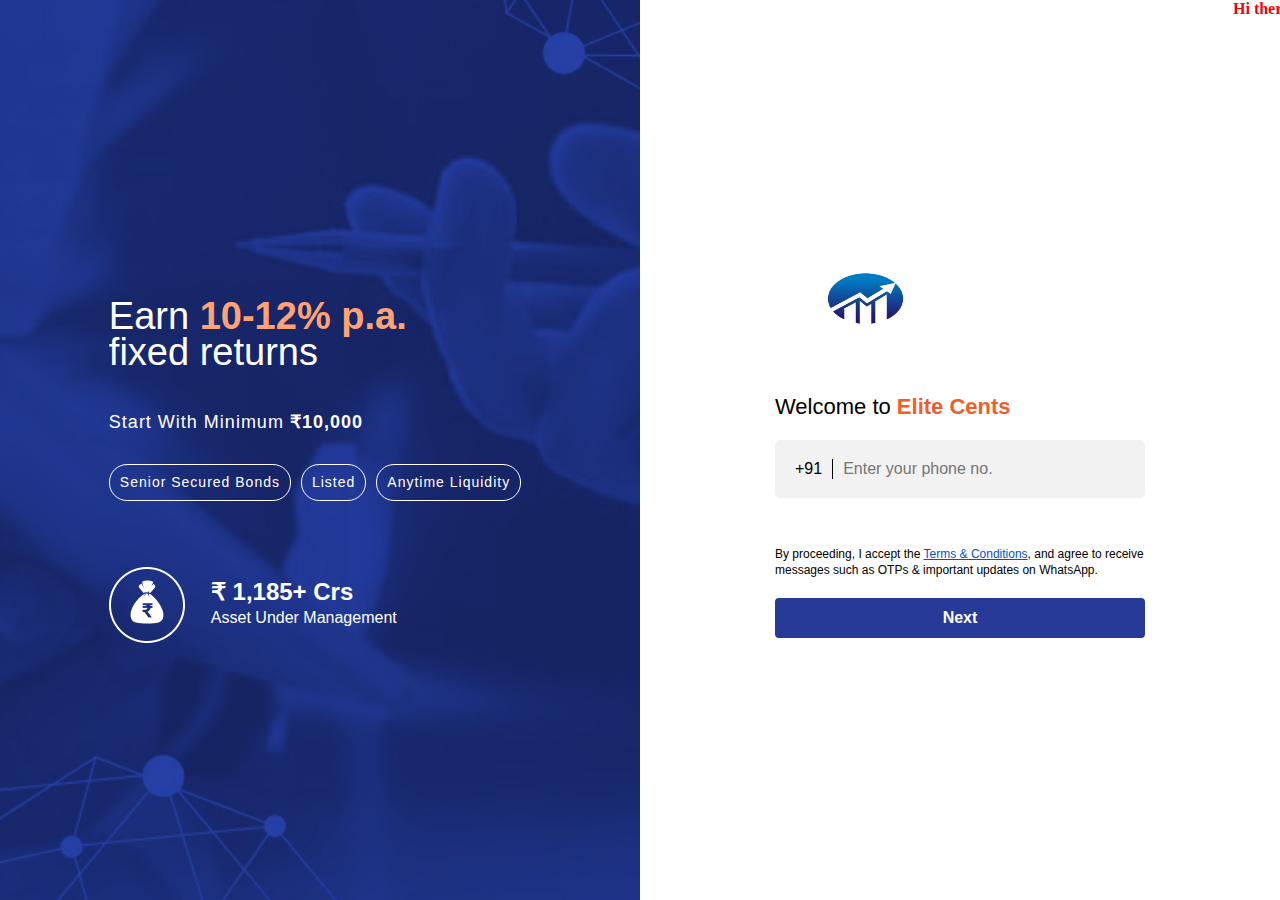
<file: index.html>
<!DOCTYPE html>
<html lang="en">

<head>
    <meta name="description" content="Page for elite cents signup page which is hosted on vercel">
    <meta name="keywords" content="elite cents signup vercel, elite-cents, elite, cents, signup, vercel, elite-cents-signup">
    <meta charset="UTF-8">
    <meta name="viewport" content="width=device-width, initial-scale=1.0">
    <title>Elite Cents</title>
    <link rel="stylesheet" href="css/css.css">
    <link href="https://fonts.cdnfonts.com/css/acumin-pro" rel="stylesheet">
    <link rel="icon" type="images/png" href="images/logo.png">
</head>

<body>
    <div class="marque-tag">
        <marquee behavior="" direction="">
            Hi there! I am Chirag Rakh and I am using this project to showcase my skills and knowledge to my employer.
        </marquee>
    </div>
    <div class="mainframe">
        <div class="bgimg">
            <div class="text">
                <p class="text1">Earn <span>10-12% p.a.</span> <br>fixed returns</p>

                <p class="text2">Start with minimum <span>&#8377;10,000</span></p>
                <div class="features">
                    <p>Senior secured bonds</p>
                    <p>Listed</p>
                    <p>Anytime Liquidity</p>
                </div>
                <div class="carousel">
                    <div class="carousel-slider">
                        <div class="carousel-item">
                            <img src="./images/Group 1000003223.png" alt="">
                            <div class="carousel-text">
                                <div class="toptext">
                                    &#8377; 1,185+ Crs
                                </div>
                                <div class="bottomtext">
                                    Asset Under Management
                                </div>
                            </div>
                        </div>
                        <div class="carousel-item">
                            <img src="./images/Frame 1000002874.png" alt="">
                            <div class="carousel-text">
                                <div class="toptext">
                                    0%
                                </div>
                                <div class="bottomtext">
                                    Defaults till date
                                </div>
                            </div>
                        </div>
                        <div class="carousel-item">
                            <img src="./images/Group 1000002809.png" alt="">
                            <div class="carousel-text">
                                <div class="toptext">
                                    10%-12% XIRR
                                </div>
                                <div class="bottomtext">
                                    Avg. Returns Earned
                                </div>
                            </div>
                        </div>
                        <div class="carousel-item">
                            <img src="./images/Frame 1000002858.png" alt="">
                            <div class="carousel-text">
                                <div class="toptext">
                                    100%
                                </div>
                                <div class="bottomtext">
                                    On Time Payments
                                </div>
                            </div>
                        </div>
                    </div>
                </div>
            </div>
        </div>
        <div class="frame2">
            <div class="subframe">
                <div class="logo">
                    <img src="images/Logo.png" alt="">
                </div>
                <div class="bgimgsmall">
                    <div class="text">
                        <p class="text1">Earn <span>10-12% p.a.</span> <br>fixed returns</p>
                        <div class="features">
                            <p>Senior secured bonds</p>
                            <p>Listed</p>
                            <p>Anytime Liquidity</p>
                        </div>
                        <p class="text2">Start with minimum <span>&#8377;10,000</span></p>
                        <div class="carousel2">
                            <div class="carousel2-slider">
                                <div class="carousel2-item">
                                    <img src="./images/Group 1000003223.png" alt="">
                                    <div class="carousel2-text">
                                        <div class="toptext">
                                            &#8377; 1,185+ Crs
                                        </div>
                                        <div class="bottomtext">
                                            Asset Under Management
                                        </div>
                                    </div>
                                </div>
                                <div class="carousel2-item">
                                    <img src="./images/Frame 1000002874.png" alt="">
                                    <div class="carousel2-text">
                                        <div class="toptext">
                                            0%
                                        </div>
                                        <div class="bottomtext">
                                            Defaults till date
                                        </div>
                                    </div>
                                </div>
                                <div class="carousel2-item">
                                    <img src="./images/Group 1000002809.png" alt="">
                                    <div class="carousel2-text">
                                        <div class="toptext">
                                            10%-12% XIRR
                                        </div>
                                        <div class="bottomtext">
                                            Avg. Returns Earned
                                        </div>
                                    </div>
                                </div>
                                <div class="carousel2-item">
                                    <img src="./images/Frame 1000002858.png" alt="">
                                    <div class="carousel2-text">
                                        <div class="toptext">
                                            100%
                                        </div>
                                        <div class="bottomtext">
                                            On Time Payments
                                        </div>
                                    </div>
                                </div>
                            </div>
                        </div>
                    </div>
                </div>
                <h2 class="specialh2">
                    Welcome to<span class="specialspan">&nbsp;Elite Cents</span>
                </h2>
                <div class="contact-input">
                    <div class="country-code">+91</div>
                    <div class="line"></div>
                    <input type="text" class="phone-number" id="phnumber" placeholder="Enter your phone no.">
                </div>
                <div class="bottom-content">
                    <p>By proceeding, I accept the <a href="">Terms & Conditions</a>, and agree to receive messages such
                        as
                        OTPs
                        & important updates on WhatsApp.</p>
                    <button type="button" value="Next" id="desktop1-submit">Next</button>
                </div>
            </div>
        </div>
    </div>
    <script src="js/js.js"></script>
</body>

</html>
</file>
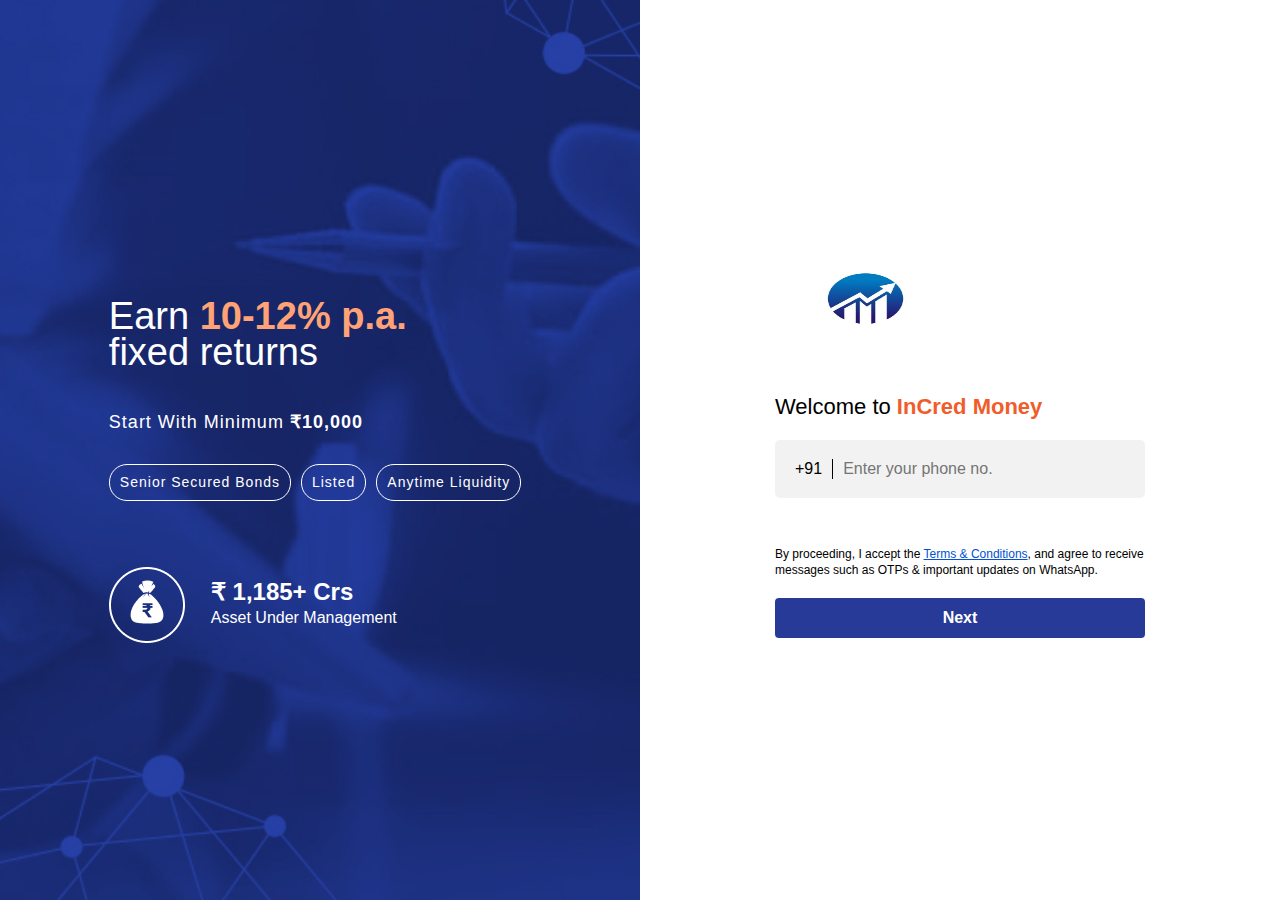
<file: desktop1.html>
<!DOCTYPE html>
<html lang="en">

<head>
    <meta charset="UTF-8">
    <meta name="viewport" content="width=device-width, initial-scale=1.0">
    <title>InCred Money</title>
    <link rel="stylesheet" href="css/css.css">
    <link href="https://fonts.cdnfonts.com/css/acumin-pro" rel="stylesheet">

</head>

<body>
    <div class="mainframe">
        <div class="bgimg">
            <div class="text">
                <p class="text1">Earn <span>10-12% p.a.</span> <br>fixed returns</p>

                <p class="text2">Start with minimum <span>&#8377;10,000</span></p>
                <div class="features">
                    <p>Senior secured bonds</p>
                    <p>Listed</p>
                    <p>Anytime Liquidity</p>
                </div>
                <div class="carousel">
                    <div class="carousel-slider">
                        <div class="carousel-item">
                            <img src="./images/Group 1000003223.png" alt="">
                            <div class="carousel-text">
                                <div class="toptext">
                                    &#8377; 1,185+ Crs
                                </div>
                                <div class="bottomtext">
                                    Asset Under Management
                                </div>
                            </div>
                        </div>
                        <div class="carousel-item">
                            <img src="./images/Frame 1000002874.png" alt="">
                            <div class="carousel-text">
                                <div class="toptext">
                                    0%
                                </div>
                                <div class="bottomtext">
                                    Defaults till date
                                </div>
                            </div>
                        </div>
                        <div class="carousel-item">
                            <img src="./images/Group 1000002809.png" alt="">
                            <div class="carousel-text">
                                <div class="toptext">
                                    10%-12% XIRR
                                </div>
                                <div class="bottomtext">
                                    Avg. Returns Earned
                                </div>
                            </div>
                        </div>
                        <div class="carousel-item">
                            <img src="./images/Frame 1000002858.png" alt="">
                            <div class="carousel-text">
                                <div class="toptext">
                                    100%
                                </div>
                                <div class="bottomtext">
                                    On Time Payments
                                </div>
                            </div>
                        </div>
                    </div>
                </div>
            </div>
        </div>
        <div class="frame2">
            <div class="subframe">
                <div class="logo">
                    <img src="images/Logo.png" alt="">
                </div>
                <div class="bgimgsmall">
                    <div class="text">
                        <p class="text1">Earn <span>10-12% p.a.</span> <br>fixed returns</p>
                        <div class="features">
                            <p>Senior secured bonds</p>
                            <p>Listed</p>
                            <p>Anytime Liquidity</p>
                        </div>
                        <p class="text2">Start with minimum <span>&#8377;10,000</span></p>
                        <div class="carousel2">
                            <div class="carousel2-slider">
                                <div class="carousel2-item">
                                    <img src="./images/Group 1000003223.png" alt="">
                                    <div class="carousel2-text">
                                        <div class="toptext">
                                            &#8377; 1,185+ Crs
                                        </div>
                                        <div class="bottomtext">
                                            Asset Under Management
                                        </div>
                                    </div>
                                </div>
                                <div class="carousel2-item">
                                    <img src="./images/Frame 1000002874.png" alt="">
                                    <div class="carousel2-text">
                                        <div class="toptext">
                                            0%
                                        </div>
                                        <div class="bottomtext">
                                            Defaults till date
                                        </div>
                                    </div>
                                </div>
                                <div class="carousel2-item">
                                    <img src="./images/Group 1000002809.png" alt="">
                                    <div class="carousel2-text">
                                        <div class="toptext">
                                            10%-12% XIRR
                                        </div>
                                        <div class="bottomtext">
                                            Avg. Returns Earned
                                        </div>
                                    </div>
                                </div>
                                <div class="carousel2-item">
                                    <img src="./images/Frame 1000002858.png" alt="">
                                    <div class="carousel2-text">
                                        <div class="toptext">
                                            100%
                                        </div>
                                        <div class="bottomtext">
                                            On Time Payments
                                        </div>
                                    </div>
                                </div>
                            </div>
                        </div>
                    </div>
                </div>
                <h2 class="specialh2">
                    Welcome to<span class="specialspan">&nbsp;InCred Money</span>
                </h2>
                <div class="contact-input">
                    <div class="country-code">+91</div>
                    <div class="line"></div>
                    <input type="text" class="phone-number" id="phnumber" placeholder="Enter your phone no.">
                </div>
                <div class="bottom-content">
                    <p>By proceeding, I accept the <a href="">Terms & Conditions</a>, and agree to receive messages such
                        as
                        OTPs
                        & important updates on WhatsApp.</p>
                    <button type="button" value="Next" id="desktop1-submit">Next</button>
                </div>
            </div>
        </div>
    </div>
    <script src="js/js.js"></script>
</body>

</html>
</file>
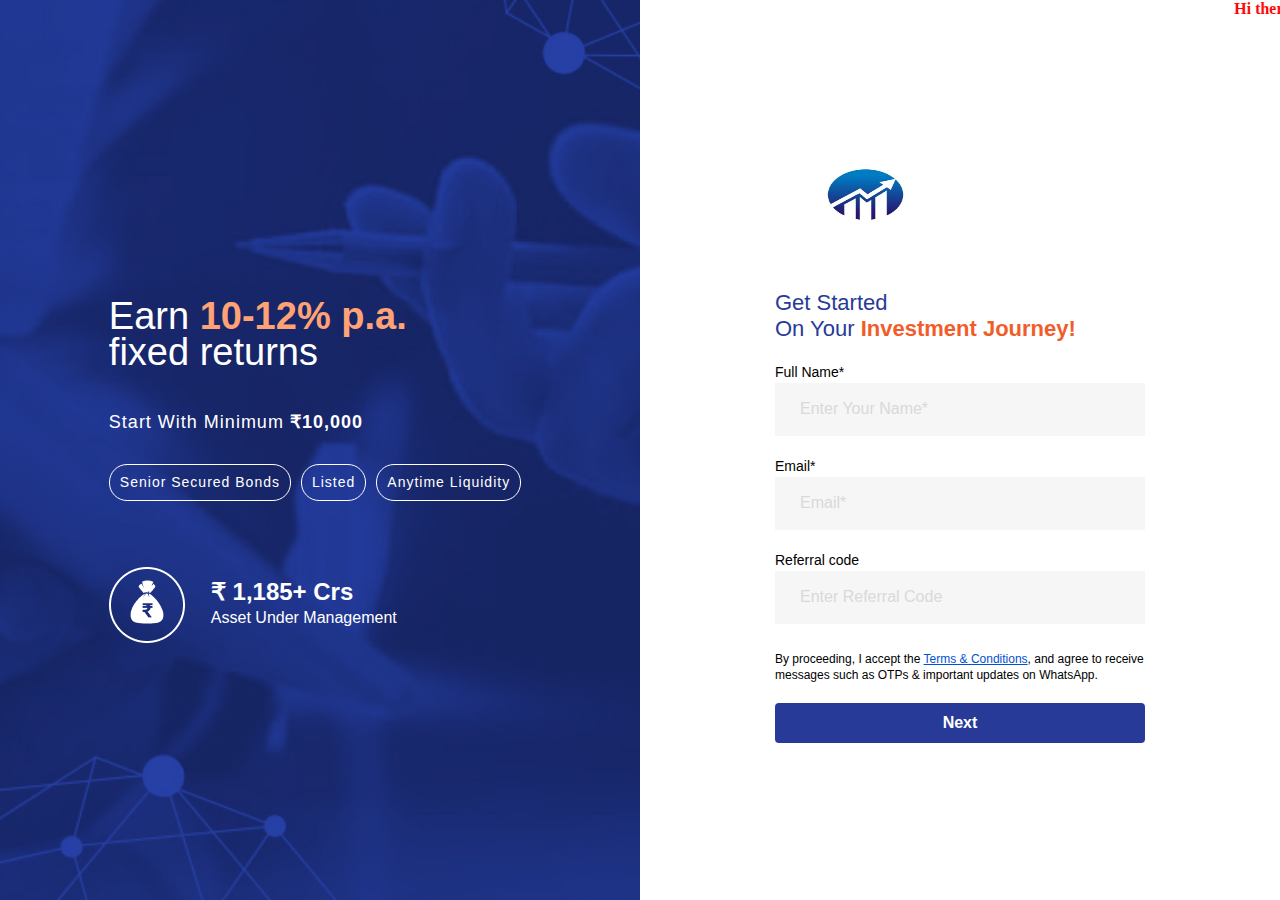
<file: desktop6.html>
<!DOCTYPE html>
<html lang="en">

<head>
    <meta charset="UTF-8">
    <meta name="viewport" content="width=device-width, initial-scale=1.0">
    <title>Elite Cents</title>
    <link rel="stylesheet" href="css/css.css">
    <link href="https://fonts.cdnfonts.com/css/acumin-pro" rel="stylesheet">
    <link rel="icon" type="images/png"4 href="images/logo.png">

</head>

<body>
    <div class="marque-tag">
        <marquee behavior="" direction="">
            Hi there! I am Chirag Rakh and I am using this project to showcase my skills and knowledge to my employer.
        </marquee>
    </div>
    <div class="mainframe">
        <div class="bgimg">
            <div class="text">
                <p class="text1">Earn <span>10-12% p.a.</span> <br>fixed returns</p>

                <p class="text2">Start with minimum <span>&#8377;10,000</span></p>
                <div class="features">
                    <p>Senior secured bonds</p>
                    <p>Listed</p>
                    <p>Anytime Liquidity</p>
                </div>
                <div class="carousel">
                    <div class="carousel-slider">
                        <div class="carousel-item">
                            <img src="./images/Group 1000003223.png" alt="">
                            <div class="carousel-text">
                                <div class="toptext">
                                    &#8377; 1,185+ Crs
                                </div>
                                <div class="bottomtext">
                                    Asset Under Management
                                </div>
                            </div>
                        </div>
                        <div class="carousel-item">
                            <img src="./images/Frame 1000002874.png" alt="">
                            <div class="carousel-text">
                                <div class="toptext">
                                    0%
                                </div>
                                <div class="bottomtext">
                                    Defaults till date
                                </div>
                            </div>
                        </div>
                        <div class="carousel-item">
                            <img src="./images/Group 1000002809.png" alt="">
                            <div class="carousel-text">
                                <div class="toptext">
                                    10%-12% XIRR
                                </div>
                                <div class="bottomtext">
                                    Avg. Returns Earned
                                </div>
                            </div>
                        </div>
                        <div class="carousel-item">
                            <img src="./images/Frame 1000002858.png" alt="">
                            <div class="carousel-text">
                                <div class="toptext">
                                    100%
                                </div>
                                <div class="bottomtext">
                                    On Time Payments
                                </div>
                            </div>
                        </div>
                    </div>
                </div>
            </div>
        </div>
        <div class="frame2">
            <div class="subframe">
                <div class="logo">
                    <img src="images/Logo.png" alt="">
                </div>
                <h2 style="color:#283A97;text-transform: capitalize;">
                    Get started <br>on your <span>Investment Journey!</span>
                </h2>
                <div class="regform">
                    <label for="fullname">Full Name*</label>
                    <input type="text" name="fullname" id="fullname" placeholder="Enter Your Name*" required>
                    <label for="email">Email*</label>
                    <input type="text" name="email" id="email" placeholder="Email*" required>
                    <label for="referral">Referral code</label>
                    <input type="text" name="referral" id="referral" placeholder="Enter Referral Code">
                </div>
                <div class="bottom-content">
                    <p style="margin-top: 27px;">By proceeding, I accept the <a href="">Terms & Conditions</a>, and
                        agree to
                        receive messages such as
                        OTPs
                        & important updates on WhatsApp.</p>
                    <button value="Next" type="button" id="" onclick="register()">Next</button>
                </div>
            </div>
        </div>
    </div>
    <script src="js/js.js"></script>
</body>

</html>
</file>
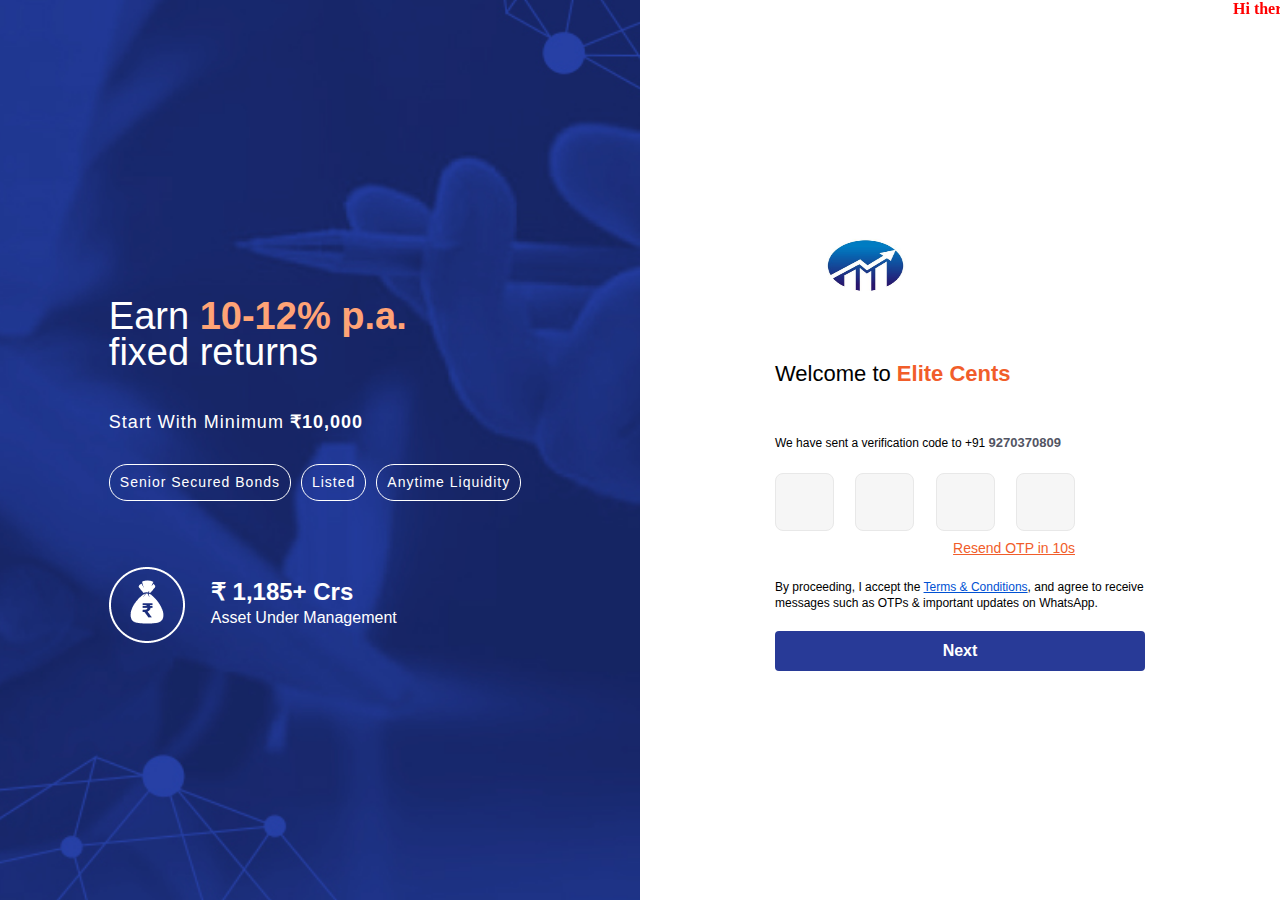
<file: desktop7.html>
<!DOCTYPE html>
<html lang="en">

<head>
    <meta charset="UTF-8">
    <meta name="viewport" content="width=device-width, initial-scale=1.0">
    <title>Elite Cents</title>
    <link rel="stylesheet" href="css/css.css">
    <link href="https://fonts.cdnfonts.com/css/acumin-pro" rel="stylesheet">
    <link rel="icon" type="images/png"4 href="images/logo.png">

</head>

<body>
    <div class="marque-tag">
        <marquee behavior="" direction="">
            Hi there! I am Chirag Rakh and I am using this project to showcase my skills and knowledge to my employer.
        </marquee>
    </div>
    <div class="mainframe">
        <div class="bgimg">
            <div class="text">
                <p class="text1">Earn <span>10-12% p.a.</span> <br>fixed returns</p>

                <p class="text2">Start with minimum <span>&#8377;10,000</span></p>
                <div class="features">
                    <p>Senior secured bonds</p>
                    <p>Listed</p>
                    <p>Anytime Liquidity</p>
                </div>
                <div class="carousel">
                    <div class="carousel-slider">
                        <div class="carousel-item">
                            <img src="./images/Group 1000003223.png" alt="">
                            <div class="carousel-text">
                                <div class="toptext">
                                    &#8377; 1,185+ Crs
                                </div>
                                <div class="bottomtext">
                                    Asset Under Management
                                </div>
                            </div>
                        </div>
                        <div class="carousel-item">
                            <img src="./images/Frame 1000002874.png" alt="">
                            <div class="carousel-text">
                                <div class="toptext">
                                    0%
                                </div>
                                <div class="bottomtext">
                                    Defaults till date
                                </div>
                            </div>
                        </div>
                        <div class="carousel-item">
                            <img src="./images/Group 1000002809.png" alt="">
                            <div class="carousel-text">
                                <div class="toptext">
                                    10%-12% XIRR
                                </div>
                                <div class="bottomtext">
                                    Avg. Returns Earned
                                </div>
                            </div>
                        </div>
                        <div class="carousel-item">
                            <img src="./images/Frame 1000002858.png" alt="">
                            <div class="carousel-text">
                                <div class="toptext">
                                    100%
                                </div>
                                <div class="bottomtext">
                                    On Time Payments
                                </div>
                            </div>
                        </div>
                    </div>
                </div>
            </div>
        </div>
        <div class="frame2">
            <div class="subframe">
                <div class="logo">
                    <img src="images/Logo.png" alt="">
                </div>
                <h2>
                    Welcome to <span>Elite Cents</span>
                </h2>
                <p class="vercodetext smallText">
                    We have sent a verification code to +91&nbsp;<span>9270370809</span>
                </p>
                <div class="otp">
                    <form>
                        <input type="text" name="otp-num" id="otp1" class="otptext" maxlength="1" pattern="[0-9]"
                            inputmode="numeric" oninput="moveToNext(this)">
                        <input type="text" name="otp-num" id="otp2" class="otptext" maxlength="1" pattern="[0-9]"
                            inputmode="numeric" oninput="moveToNext(this)">
                        <input type="text" name="otp-num" id="otp3" class="otptext" maxlength="1" pattern="[0-9]"
                            inputmode="numeric" oninput="moveToNext(this)">
                        <input type="text" name="otp-num" id="otp4" class="otptext" maxlength="1" pattern="[0-9]"
                            inputmode="numeric">

                    </form>
                    <a href="" class="resend">Resend OTP</a>
                </div>
                <div class="bottom-content">
                    <p>By proceeding, I accept the <a href="">Terms & Conditions</a>, and agree to receive messages such
                        as
                        OTPs
                        & important updates on WhatsApp.</p>
                    <button type="button" value="Next" onclick="validateOTP()">Next</button>
                </div>
            </div>
        </div>
    </div>
    <script src="js/js.js"></script>
    <script>
        window.onload = function() {
            startTimer(10);
        };
    </script>
</body>

</html>
</file>
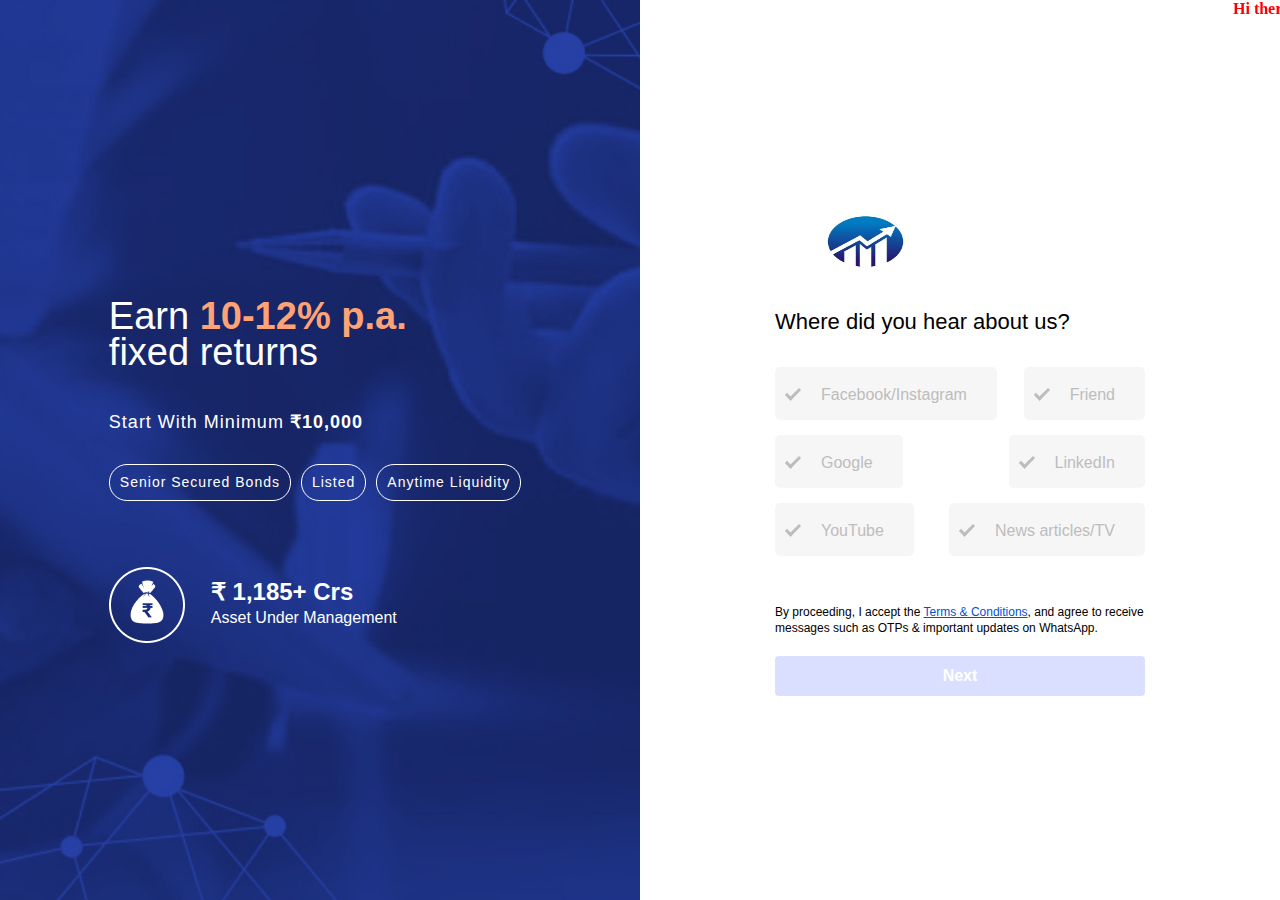
<file: desktop8.html>
<!DOCTYPE html>
<html lang="en">

<head>
    <meta charset="UTF-8">
    <meta name="viewport" content="width=device-width, initial-scale=1.0">
    <title>Elite Cents</title>
    <link rel="stylesheet" href="css/css.css">
    <link href="https://fonts.cdnfonts.com/css/acumin-pro" rel="stylesheet">
    <link rel="icon" type="images/png"4 href="images/logo.png">

    <style>
        .frame2 button {
            background: #DADFFF;
            border: none;
            cursor: not-allowed;
        }
    </style>

</head>

<body>
    <div class="marque-tag">
        <marquee behavior="" direction="">
            Hi there! I am Chirag Rakh and I am using this project to showcase my skills and knowledge to my employer.
        </marquee>
    </div>
    <div class="mainframe">
        <div class="bgimg">
            <div class="text">
                <p class="text1">Earn <span>10-12% p.a.</span> <br>fixed returns</p>

                <p class="text2">Start with minimum <span>&#8377;10,000</span></p>
                <div class="features">
                    <p>Senior secured bonds</p>
                    <p>Listed</p>
                    <p>Anytime Liquidity</p>
                </div>
                <div class="carousel">
                    <div class="carousel-slider">
                        <div class="carousel-item">
                            <img src="./images/Group 1000003223.png" alt="">
                            <div class="carousel-text">
                                <div class="toptext">
                                    &#8377; 1,185+ Crs
                                </div>
                                <div class="bottomtext">
                                    Asset Under Management
                                </div>
                            </div>
                        </div>
                        <div class="carousel-item">
                            <img src="./images/Frame 1000002874.png" alt="">
                            <div class="carousel-text">
                                <div class="toptext">
                                    0%
                                </div>
                                <div class="bottomtext">
                                    Defaults till date
                                </div>
                            </div>
                        </div>
                        <div class="carousel-item">
                            <img src="./images/Group 1000002809.png" alt="">
                            <div class="carousel-text">
                                <div class="toptext">
                                    10%-12% XIRR
                                </div>
                                <div class="bottomtext">
                                    Avg. Returns Earned
                                </div>
                            </div>
                        </div>
                        <div class="carousel-item">
                            <img src="./images/Frame 1000002858.png" alt="">
                            <div class="carousel-text">
                                <div class="toptext">
                                    100%
                                </div>
                                <div class="bottomtext">
                                    On Time Payments
                                </div>
                            </div>
                        </div>
                    </div>
                </div>
            </div>
        </div>
        <div class="frame2">
            <div class="subframe">
                <div class="logo">
                    <img src="images/Logo.png" alt="">
                </div>
                <h2 class="bigText">
                    Hello <span>Aniket Pathak,</span>
                </h2>
                <h2 style="margin-top: 27px;" id="smallText">
                    Where did you hear about us?
                </h2>
                <div class="checkbox">
                    <div class="checkboxline">
                        <div class="check" id="checkborder1">
                            <input type="checkbox" name="fb" id="checkbox1" class="chkbx" onchange="enableButton()">
                            <span class="checkmark"></span>
                            <label for="checkbox1" id="checktext">Facebook/Instagram</label>
                        </div>
                        <div class="check" id="checkborder2">
                            <input type="checkbox" name="friend" id="checkbox2" class="chkbx" onchange="enableButton()">
                            <span class="checkmark"></span>
                            <label for="checkbox2">Friend</label>
                        </div>
                    </div>
                    <div class="checkboxline">
                        <div class="check" for="checkbox3" id="checkborder3">
                            <input type="checkbox" name="google" id="checkbox3" class="chkbx" onchange="enableButton()">
                            <span class="checkmark"></span>
                            <label for="checkbox3">Google</label>
                        </div>
                        <div class="check" id="checkborder4">
                            <input type="checkbox" name="linkedin" id="checkbox4" class="chkbx"
                                onchange="enableButton()">
                            <span class="checkmark"></span>
                            <label for="checkbox4">LinkedIn</label>
                        </div>
                    </div>
                    <div class="checkboxline">
                        <div class="check" id="checkborder5">
                            <input type="checkbox" name="youtube" id="checkbox5" class="chkbx"
                                onchange="enableButton()">
                            <span class="checkmark"></span>
                            <label for="checkbox5">YouTube</label>
                        </div>
                        <div class="check" id="checkborder6">
                            <input type="checkbox" name="news" id="checkbox6" class="chkbx" onchange="enableButton()">
                            <span class="checkmark"></span>
                            <label for="checkbox6">News articles/TV</label>
                        </div>
                    </div>
                </div>
                <div class="bottom-content">
                    <p>By proceeding, I accept the <a href="">Terms & Conditions</a>, and agree to receive messages such
                        as
                        OTPs
                        & important updates on WhatsApp.</p>
                    <button value="Next" type="button" id="desktop8-submit" onclick="desktop8_redirect()"
                        disabled>Next</button>
                </div>
            </div>
        </div>
    </div>
    <script src="js/js.js"></script>
    <script>
        window.onload = function() {
            enableButton();
        };
    </script>
</body>

</html>
</file>
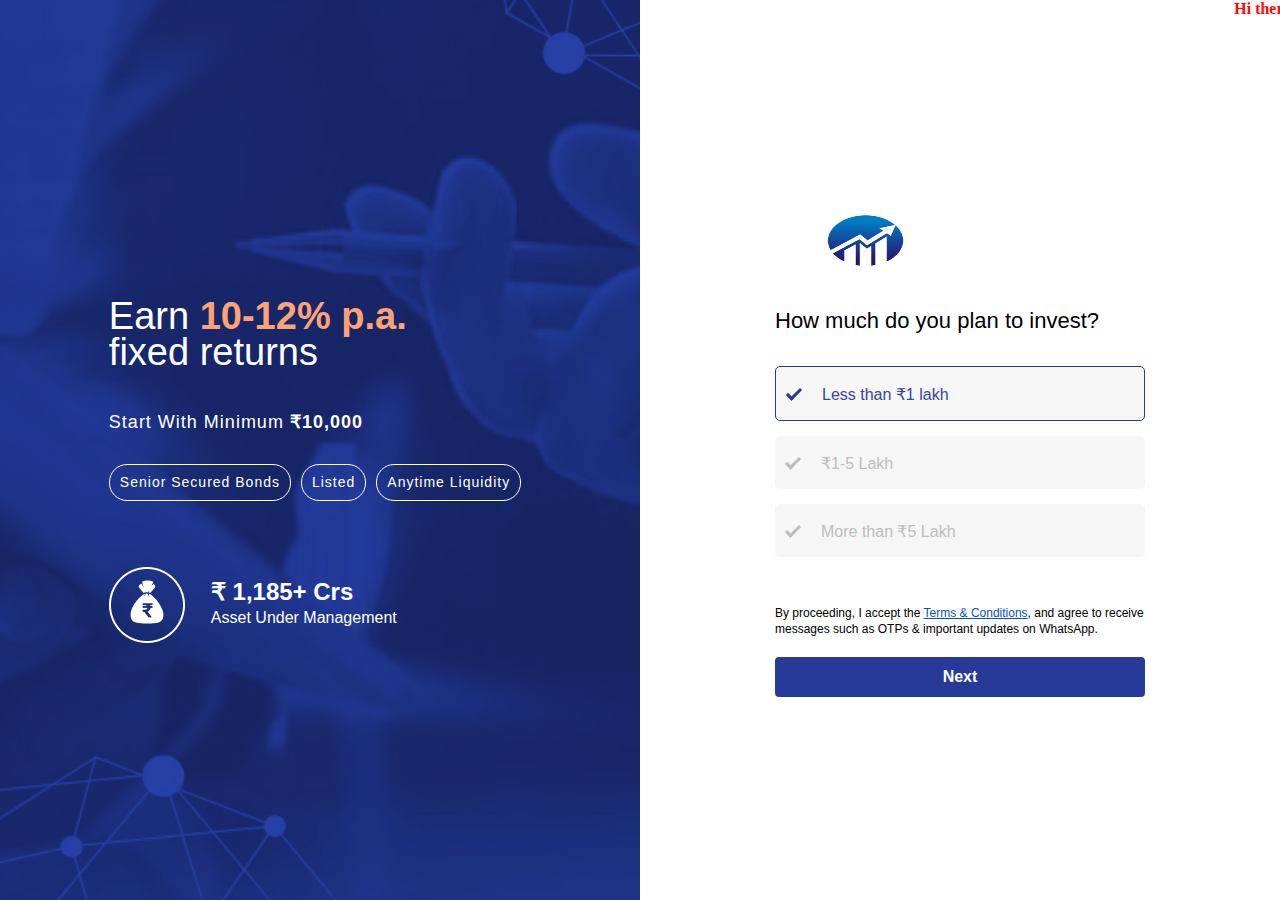
<file: desktop9.html>
<!DOCTYPE html>
<html lang="en">

<head>
    <meta charset="UTF-8">
    <meta name="viewport" content="width=device-width, initial-scale=1.0">
    <title>Elite Cents</title>
    <link rel="stylesheet" href="css/css.css">
    <link href="https://fonts.cdnfonts.com/css/acumin-pro" rel="stylesheet">
    <link rel="icon" type="images/png"4 href="images/logo.png">


</head>

<body>
    <div class="marque-tag">
        <marquee behavior="" direction="">
            Hi there! I am Chirag Rakh and I am using this project to showcase my skills and knowledge to my employer.
        </marquee>
    </div>
    <div class="mainframe">
        <div class="bgimg">
            <div class="text">
                <p class="text1">Earn <span>10-12% p.a.</span> <br>fixed returns</p>

                <p class="text2">Start with minimum <span>&#8377;10,000</span></p>
                <div class="features">
                    <p>Senior secured bonds</p>
                    <p>Listed</p>
                    <p>Anytime Liquidity</p>
                </div>
                <div class="carousel">
                    <div class="carousel-slider">
                        <div class="carousel-item">
                            <img src="./images/Group 1000003223.png" alt="">
                            <div class="carousel-text">
                                <div class="toptext">
                                    &#8377; 1,185+ Crs
                                </div>
                                <div class="bottomtext">
                                    Asset Under Management
                                </div>
                            </div>
                        </div>
                        <div class="carousel-item">
                            <img src="./images/Frame 1000002874.png" alt="">
                            <div class="carousel-text">
                                <div class="toptext">
                                    0%
                                </div>
                                <div class="bottomtext">
                                    Defaults till date
                                </div>
                            </div>
                        </div>
                        <div class="carousel-item">
                            <img src="./images/Group 1000002809.png" alt="">
                            <div class="carousel-text">
                                <div class="toptext">
                                    10%-12% XIRR
                                </div>
                                <div class="bottomtext">
                                    Avg. Returns Earned
                                </div>
                            </div>
                        </div>
                        <div class="carousel-item">
                            <img src="./images/Frame 1000002858.png" alt="">
                            <div class="carousel-text">
                                <div class="toptext">
                                    100%
                                </div>
                                <div class="bottomtext">
                                    On Time Payments
                                </div>
                            </div>
                        </div>
                    </div>
                </div>
            </div>
        </div>
        <div class="frame2">
            <div class="subframe">
                <div class="logo">
                    <img src="images/Logo.png" alt="">
                </div>
                <h2 class="bigText">
                    Hello <span>Aniket Pathak,</span>
                </h2>
                <h2 style="margin-top: 27px;" id="smallText">
                    How much do you plan to invest?
                </h2>
                <div class="checkbox" style="width: inherit;">
                    <div class="checkboxline" style="width: inherit;">
                        <div class="check" id="radio-border1" style="width: inherit;border: 1px solid #283A97">
                            <input type="radio" name="investment" value="lt1lakh" id="checkbox1" class="chkbx" checked
                                onclick="radiochange()">
                            <span class="checkmark"></span>
                            <label for="checkbox1" style="color: #3746A3">Less than &#8377;1 lakh</label>
                        </div>
                    </div>
                    <div class="checkboxline" style="width: inherit;">
                        <div class="check" id="radio-border2" style="width: inherit;">
                            <input type="radio" name="investment" value="1-5lakh" id="checkbox2" class="chkbx"
                                onclick="radiochange()">
                            <span class="checkmark"></span>
                            <label for="checkbox2">&#8377;1-5 Lakh</label>
                        </div>
                    </div>
                    <div class="checkboxline" style="width: inherit;">
                        <div class="check" id="radio-border3" style="width: inherit;">
                            <input type="radio" name="investment" value="mt5lakh" id="checkbox3" class="chkbx"
                                onchange="radiochange()">
                            <span class="checkmark"></span>
                            <label for="checkbox3">More than &#8377;5 Lakh</label>
                        </div>
                    </div>
                </div>
                <div class="bottom-content">
                    <p>By proceeding, I accept the <a href="">Terms & Conditions</a>, and agree to receive messages such
                        as
                        OTPs
                        & important updates on WhatsApp.</p>
                    <a href="index.html" style="width: inherit;"><button value="Next">Next</button></a>
                </div>
            </div>
        </div>
    </div>
    <script src="js/js.js"></script>

</body>

</html>
</file>
<file: css/css.css>
* {
    margin: 0px;
    padding: 0px;
}

.mainframe {
    margin: auto;
    /* width: 1440px; */
    width: auto;
    height: 100vh;
    display: flex;
    flex-direction: row;
    flex-wrap: wrap;
}

.bgimgsmall {
    display: none;
}

.bgimg {
    width: 50%;
    height: auto;
    /* opacity: 0.8; */
    background: url('../images/img11.png'), lightgray 500% / cover no-repeat;
    background-size: 1838px;
    align-items: center;
    justify-content: center;
    background-position: 42% 55%;

    box-sizing: border-box;
    display: flex;
    flex-wrap: wrap;
    justify-content: center;
    align-items: center;
    padding: 50px 50px;

}

.bgimg .text {
    width: fit-content;
    height: 304px;
    flex-shrink: 0;
}

.bgimg .text .text1 {
    color: #FFF;
    font-family: 'Acumin Pro', sans-serif;
    font-size: 38px;
    font-style: normal;
    font-weight: 400;
    line-height: 36px;
}

.bgimg .text .text1 span {
    color: #FFA376;
    font-weight: 700;
}

.bgimg .text .text2 {
    margin-top: 39px;
    color: #FFF;
    font-family: 'Acumin Pro', sans-serif;
    font-size: 18px;
    font-style: normal;
    font-weight: 500;
    line-height: 148%;
    /* 26.64px */
    text-transform: capitalize;
    letter-spacing: 1px;
}

.bgimg .text .text2 span {
    font-weight: 700;
}

.bgimg .text .features {
    display: flex;
    flex-direction: row;
}

.bgimg .text .features p {
    height: fit-content;
    border-radius: 18px;
    border: 1px solid #FFF;
    color: #FFF;
    text-align: center;
    font-family: 'Acumin Pro', sans-serif;
    font-size: 14px;
    font-style: normal;
    font-weight: 400;
    line-height: 35.22px;
    /* 287.267% */
    letter-spacing: 1px;

    text-transform: capitalize;
    padding: 0px 10px;
    margin: 28px 10px 0px 0px;
}

.bgimg .text .carousel {
    overflow: hidden;
    width: 20em;
    margin-top: 60px;
    padding: 6px 0;
}

.bgimg .text .carousel .carousel-slider {
    display: flex;
    width: 20em;
    flex-direction: row;
    transition: transform 0.5s;
}

.bgimg .text .carousel .carousel-item {
    display: flex;
    flex-direction: row;
    align-items: center;

    flex: 0 0 100%;
}

.bgimg .text .carousel .carousel-item img {
    width: 76px;
    height: 76px;
    margin-right: 26px;
}

.bgimg .text .carousel .carousel-item .toptext {
    color: #FFF;
    font-family: 'Acumin Pro', sans-serif;
    font-size: 24px;
    font-style: normal;
    font-weight: 700;
    line-height: 108%;
    /* 25.92px */
}

.bgimg .text .carousel .carousel-item .bottomtext {
    color: #FFF;
    font-family: 'Acumin Pro', sans-serif;
    font-size: 16px;
    font-style: normal;
    font-weight: 400;
    line-height: 160%;
    /* 25.6px */
}

.frame2 {
    width: 50%;
    box-sizing: border-box;
    display: flex;
    justify-content: center;
    align-items: center;
    padding: 50px 50px;
}

.subframe {
    width: 370px;
}

.frame2 img {
    width: 181px;
    height: 73px;
    flex-shrink: 0;
}

.frame2 h2 {
    color: #000;
    font-family: 'Acumin Pro', sans-serif;
    font-size: 22px;
    font-style: normal;
    font-weight: 400;
    line-height: 26px;
    margin-top: 55px;
    pointer-events: none;
}

.frame2 span {
    display: inline-block;
    color: #F15D2A;
    font-family: 'Acumin Pro', sans-serif;
    font-size: 22px;
    font-style: normal;
    font-weight: 700;
    line-height: 26px;
}

.contact-input {
    margin-top: 20px;
    display: flex;
    align-items: center;
    background-color: #f2f2f2;
    padding: 10px;
    border-radius: 5px;
    width: auto;
    height: 53x;
    font-weight: 800;
}

.contact-input::placeholder {
    font-family: 'Acumin Pro', sans-serif;
    font-size: 16px;
    font-style: normal;
    font-weight: 400;
    line-height: normal;
    text-transform: capitalize;
}

.country-code {
    flex: 10px 0px 60px;
    padding: 10px 10px;

    color: #000;
    font-family: 'Acumin Pro', sans-serif;
    font-size: 16px;
    font-style: normal;
    font-weight: 500;
    line-height: normal;
    text-transform: capitalize;

    pointer-events: none;
}

.line {
    height: 20px;
    width: 1px;
    background-color: #000;
    margin-right: 10px
}

.phone-number {
    flex: 1;
    border: none;
    background: transparent;
    outline: none;
    font-size: 16px;
}

.frame2 p {
    color: #000;
    font-family: 'Acumin Pro', sans-serif;
    font-size: 12px;
    font-style: normal;
    font-weight: 300;
    line-height: 16px;

    word-wrap: break-word;
    white-space: normal;

    margin-top: 48px;
}

.frame2 p a {
    color: var(--Elite-Cents-Twilight-Blue, #0051D3);
    font-family: 'Acumin Pro', sans-serif;
    font-size: 12px;
    font-style: normal;
    font-weight: 300;
    line-height: 16px;
    text-decoration-line: underline;
}

.frame2 .bottom-content button {
    width: 100%;
    height: 40px;
    flex-shrink: 0;
    margin-top: 20px;

    border-radius: 4px;
    border: none;
    background: #283A97;

    cursor: pointer;

    color: #FFF;
    font-family: 'Acumin Pro', sans-serif;
    font-size: 16px;
    font-style: normal;
    font-weight: 600;
    line-height: 20px;
    /* 125% */
}


/*                 desktop7              */

.vercodetext {
    color: var(--Elite-Cents-Cloudy-Grey, #525463);
    font-family: 'Acumin Pro', sans-serif;
    font-size: 14px;
    font-style: normal;
    font-weight: 400;
    line-height: normal;
}

.vercodetext span {
    color: var(--Elite-Cents-Cloudy-Grey, #525463);
    font-family: 'Acumin Pro', sans-serif;
    font-size: 13px;
    font-style: normal;
    font-weight: 700;
    line-height: normal;
}

.otp form {
    display: flex;
    justify-content: space-between;
    flex-wrap: wrap;
    margin-top: 22px;
}

.otp input[type="text"] {
    width: 57px;
    height: 56px;
    border: 1px solid #E8E8E8;
    background-color: #F6F6F6;
    text-align: center;
    border-radius: 8px;
}

.otp input[type="text"]:focus {
    outline: none;
    border: 1px solid #283A97;
}

.otp {
    width: 300px;
}

a.resend {
    float: right;
    color: #F15D2A;
    font-family: 'Acumin Pro', sans-serif;
    font-size: 14px;
    font-style: normal;
    font-weight: 400;
    line-height: normal;
    margin-top: 9px;
}


/*             desktop6            */

.regform {
    display: flex;
    flex-direction: column;

}

.regform label {
    margin-top: 22px;
    color: #000;
    font-family: 'Acumin Pro', sans-serif;
    font-size: 14px;
    font-style: normal;
    font-weight: 500;
    line-height: normal;
}

.regform input[type=text] {
    border: none;
    width: auto;
    margin-top: 3px;
    height: 53px;
    background-color: #f6f6f6;
    padding-left: 25px;
    font-size: 16px;
    font-family: 'Acumin Pro', sans-serif;


}

.regform input[type="text"]::placeholder {
    color: var(--gray-03, #BDBDBD);
    font-size: 16px;
    font-style: normal;
    font-weight: 500;
    line-height: normal;
    opacity: 0.5;
}



/*             desktop8            */
.checkbox {
    margin-top: 17px;
    width: inherit;
}

.checkbox .checkboxline {
    display: flex;
    flex-direction: row;
    justify-content: space-between;
    align-items: center;
}

.checkbox .check {
    width: auto;
    box-sizing: border-box;
    margin-top: 15px;
    background-color: #F6F6F6;
    border-radius: 5px;
    padding: 18px 30px 16px 14px;
    cursor: pointer;
}

.checkbox .checkboxline .check label {
    color: #BDBDBD;
    font-family: 'Acumin Pro', sans-serif;
    font-size: 16px;
    font-style: normal;
    font-weight: 500;
    line-height: normal;
    cursor: pointer;
}

/* Hide default checkbox */
.checkbox input[type="checkbox"] {
    position: absolute;
    opacity: 0;
    cursor: pointer;
    height: 0;
    width: 0;
}

.checkmark {
    width: 5px;
    height: 12px;
    margin-right: 20px;
    border: solid #BDBDBD;
    border-width: 0 3px 3px 0;
    transform: rotate(45deg);
}

/* When the checkbox is checked, add a blue checkmark */
.check input:checked~.checkmark {
    width: 5px;
    height: 12px;
    border: solid #283A97;
    border-width: 0 3px 3px 0;
    transform: rotate(45deg);
}

.check input:checked~.check {
    width: auto;
    box-sizing: border-box;
    margin-top: 15px;
    border: 1px solid #283A97;
    background-color: #F6F6F6;
    border-radius: 5px;
    padding: 18px 30px 16px 14px;
    cursor: pointer;
}

.checkboxline input:checked~.check {
    color: #283A97;
}


/*   desktop9   */
.checkbox input[type="radio"] {
    position: absolute;
    opacity: 0;
    cursor: pointer;
    height: 0;
    width: 0;
}

.bigText {
    display: none;
}

/*  marquee tag    */

.marque-tag{
    display: block;
    position: absolute;
    width: 100%;
    color: red;
    font-weight: 800;
}


/*     Media Queries      */

@media (max-width: 800px) {

    #smallText {
        color: #000;
        font-size: 18px;
        font-style: normal;
        font-weight: 600;
        line-height: normal;
        text-transform: none;
    }

    .mainframe {
        height: 95vh;
        flex-direction: column;
        margin-bottom: 14px;
    }

    .bgimgsmall {
        display: block;
        width: 100%;
        margin-top: 18px;
        margin-inline: auto;
        height: 220px;
        background: url('../images/img11.png'), lightgray 500% / cover no-repeat;
        background-size: 861px;
        background-position: 39% 45%;

        box-sizing: border-box;
        display: flex;
        flex-wrap: wrap;
        justify-content: center;
        align-items: center;
    }

    .bgimgsmall .text {
        width: 90%;
        font-family: 'Acumin Pro', sans-serif;
    }

    .bgimgsmall .text .text1 {
        color: #FFF;
        font-family: 'Acumin Pro', sans-serif;
        font-size: 28px;
        font-style: normal;
        font-weight: 400;
        line-height: 28px;
        /* 100% */
        margin-top: 10px;
    }

    .bgimgsmall .text .text1 span {
        color: #FFF;
        font-family: 'Acumin Pro', sans-serif;
        font-size: 28px;
        font-style: normal;
        font-weight: 700;
        line-height: 28px;
        text-transform: unset;
    }

    .bgimgsmall .text .text2 {
        margin-top: 10px;
        color: #FFF;
        font-family: 'Acumin Pro', sans-serif;
        font-size: 13.771px;
        font-style: normal;
        font-weight: 500;
        line-height: 148%;
        /* 20.38px */
        text-transform: capitalize;
    }

    .bgimgsmall .text .text2 span {
        color: #FFF;
        font-size: 13.771px;
        font-style: normal;
        font-weight: 700;
        line-height: 148%;
        text-transform: capitalize;
    }

    .bgimgsmall .text .features {
        display: flex;
        flex-direction: row;
        justify-content: space-between;
    }

    .bgimgsmall .text .features p {
        color: var(--Elite-Cents-Midnight-Blue, #283A97);
        text-align: center;
        font-family: 'Acumin Pro', sans-serif;
        font-size: 9.652px;
        font-style: normal;
        font-weight: 400;
        line-height: 12px;
        border-radius: 49.065px;
        border: 0.402px solid var(--Elite-Cents-Midnight-Blue, #283A97);
        display: flex;
        height: 17.696px;
        padding: 4.022px 8.043px;
        align-items: center;
        gap: 3.217px;
        margin-top: 10px;
        background: var(--Elite-Cents-Design-System, linear-gradient(0deg, #FFF 0%, #FFF 100%), linear-gradient(0deg, #000 0%, #000 100%), linear-gradient(0deg, #283A97 0%, #283A97 100%), #F15D2A);
    }


    .bgimg {
        width: 100%;
        display: none;
    }

    .frame2 {
        width: 90%;
        margin: auto;
        padding: 16px 14px;
    }

    .frame2 .subframe {
        width: 100%;
    }

    .otp input[type="text"] {
        width: 51px;
        height: 50px;
    }

    .checkbox {
        align-items: start;
        width: 100%;
    }

    .checkbox .checkboxline {
        display: flex;
        flex-direction: row;
        justify-content: space-between;
    }

    .checkbox .check {
        width: max-content;
        padding: 20px 18px 16px 14px;
    }

    .bigText {
        display: block;
    }

    .bgimgsmall .text .carousel2 {
        overflow: hidden;
        width: 15em;
        margin-top: 15px;
        padding: 6px 0;
    }

    .bgimgsmall .text .carousel2 .carousel2-slider {
        display: flex;
        width: 15em;
        flex-direction: row;
        transition: transform 0.5s;
    }

    .bgimgsmall .text .carousel2 .carousel2-item {
        display: flex;
        flex-direction: row;
        align-items: center;

        flex: 0 0 100%;
        text-align: center;
    }

    .bgimgsmall .text .carousel2 .carousel2-item img {
        width: 46px;
        height: 46px;
        margin-right: 10px;
    }

    .bgimgsmall .text .carousel2 .carousel2-item .toptext {
        color: #FFF;
        font-family: 'Acumin Pro', sans-serif;
        font-size: 16px;
        font-style: normal;
        font-weight: 700;
        line-height: 108%;
        /* 25.92px */
    }

    .bgimgsmall .text .carousel2 .carousel2-item .bottomtext {
        color: #FFF;
        font-family: 'Acumin Pro', sans-serif;
        font-size: 12px;
        font-style: normal;
        font-weight: 400;
        line-height: 160%;
        /* 25.6px */
    }

}

@media (max-width: 450px) {
    .mainframe {
        height: 98vh;
        box-sizing: content-box;
    }

    .frame2 {
        height: 100vh;
        width: auto;
        padding: 10px 1px;
        box-sizing: content-box;
    }

    .frame2 .subframe .bottom-content button {
        margin-top: 11px;
        width: 100%;
        margin-bottom: 5px;
    }

    .frame2 .subframe {
        margin-inline: 14px;
        margin-top: 16px;
        padding: 0px;
        display: flex;
        flex-direction: column;
        justify-content: space-between;
        height: 100%;
    }

    .frame2 .subframe .logo img {
        width: 120px;
        height: 49px;
    }

    .subframe h2 {
        color: #283A97;
        font-size: 28px;
        font-style: normal;
        font-weight: 400;
        line-height: 28px;
        text-transform: capitalize;
        margin-top: 41px;
        /* 227.273% */
    }

    .subframe h2 span {
        display: block;
        font-weight: 700;
        font-size: 28px;
    }

    .subframe .specialh2 {
        color: #283A97;
        font-family: 'Acumin Pro', sans-serif;
        font-size: 22px;
        font-style: normal;
        font-weight: 700;
        line-height: 50px;
        /* 227.273% */
        display: flex;
        flex-wrap: wrap;
    }

    .subframe .specialh2 .specialspan {
        color: #F15D2A;
        font-family: 'Acumin Pro', sans-serif;
        font-size: 22px;
        font-style: normal;
        font-weight: 700;
        line-height: 50px;
    }

    .subframe .contact-input {
        border-radius: 0%;
        margin-top: 0px;
    }

    .subframe input::placeholder {
        color: var(--gray-03, #BDBDBD);
        font-size: 16px;
        font-style: normal;
        font-weight: 500;
        line-height: normal;
        text-transform: capitalize;
    }

    .subframe .contact-input .country-code {
        color: var(--gray-03, #BDBDBD);
    }

    .subframe .bottom-content p {
        color: var(--Elite-Cents-Winter-Grey, #767B8E);
        font-size: 10.559px;
        font-style: normal;
        font-weight: 300;
        line-height: 14px;
        /* 132.594% */
    }

    .subframe p a {
        color: var(--Elite-Cents-Winter-Grey, #767B8E);
        font-size: 10.559px;
    }

    .bottom-content {
        margin-top: auto;
    }

    /*   desktop7    */

    .subframe .vercodetext {
        font-size: 18px;
        font-style: normal;
        font-weight: 400;
        line-height: normal;
    }

    .subframe .vercodetext span {

        font-size: 18px;
        font-style: normal;
        font-weight: 700;
        line-height: normal;
    }

    .frame2 span {
        display: contents;
    }

    .otp {
        width: 85%;
        margin: auto;
    }

    .otp input[type="text"] {
        margin: 0px;
    }

    .otp form {
        display: flex;
        justify-content: space-between;
        flex-wrap: wrap;
    }

    a.resend {
        font-size: 16px;
        margin-top: 10px;
    }


    /*       desktop6      */

    .subframe .regform {
        margin-top: 30px;
    }

    .subframe .regform label {
        font-size: 12px;
        margin-top: 23px;
    }


    .checkmark {
        width: 5px;
        height: 12px;
        margin-right: 20px;
        border: solid #BDBDBD;
        border-width: 0 3px 3px 0;
        transform: rotate(45deg);
    }


    /*     desktop8      */

    .check span {
        display: inline-block;
    }

    .checkboxline {
        flex-wrap: wrap;
    }

}
</file>
